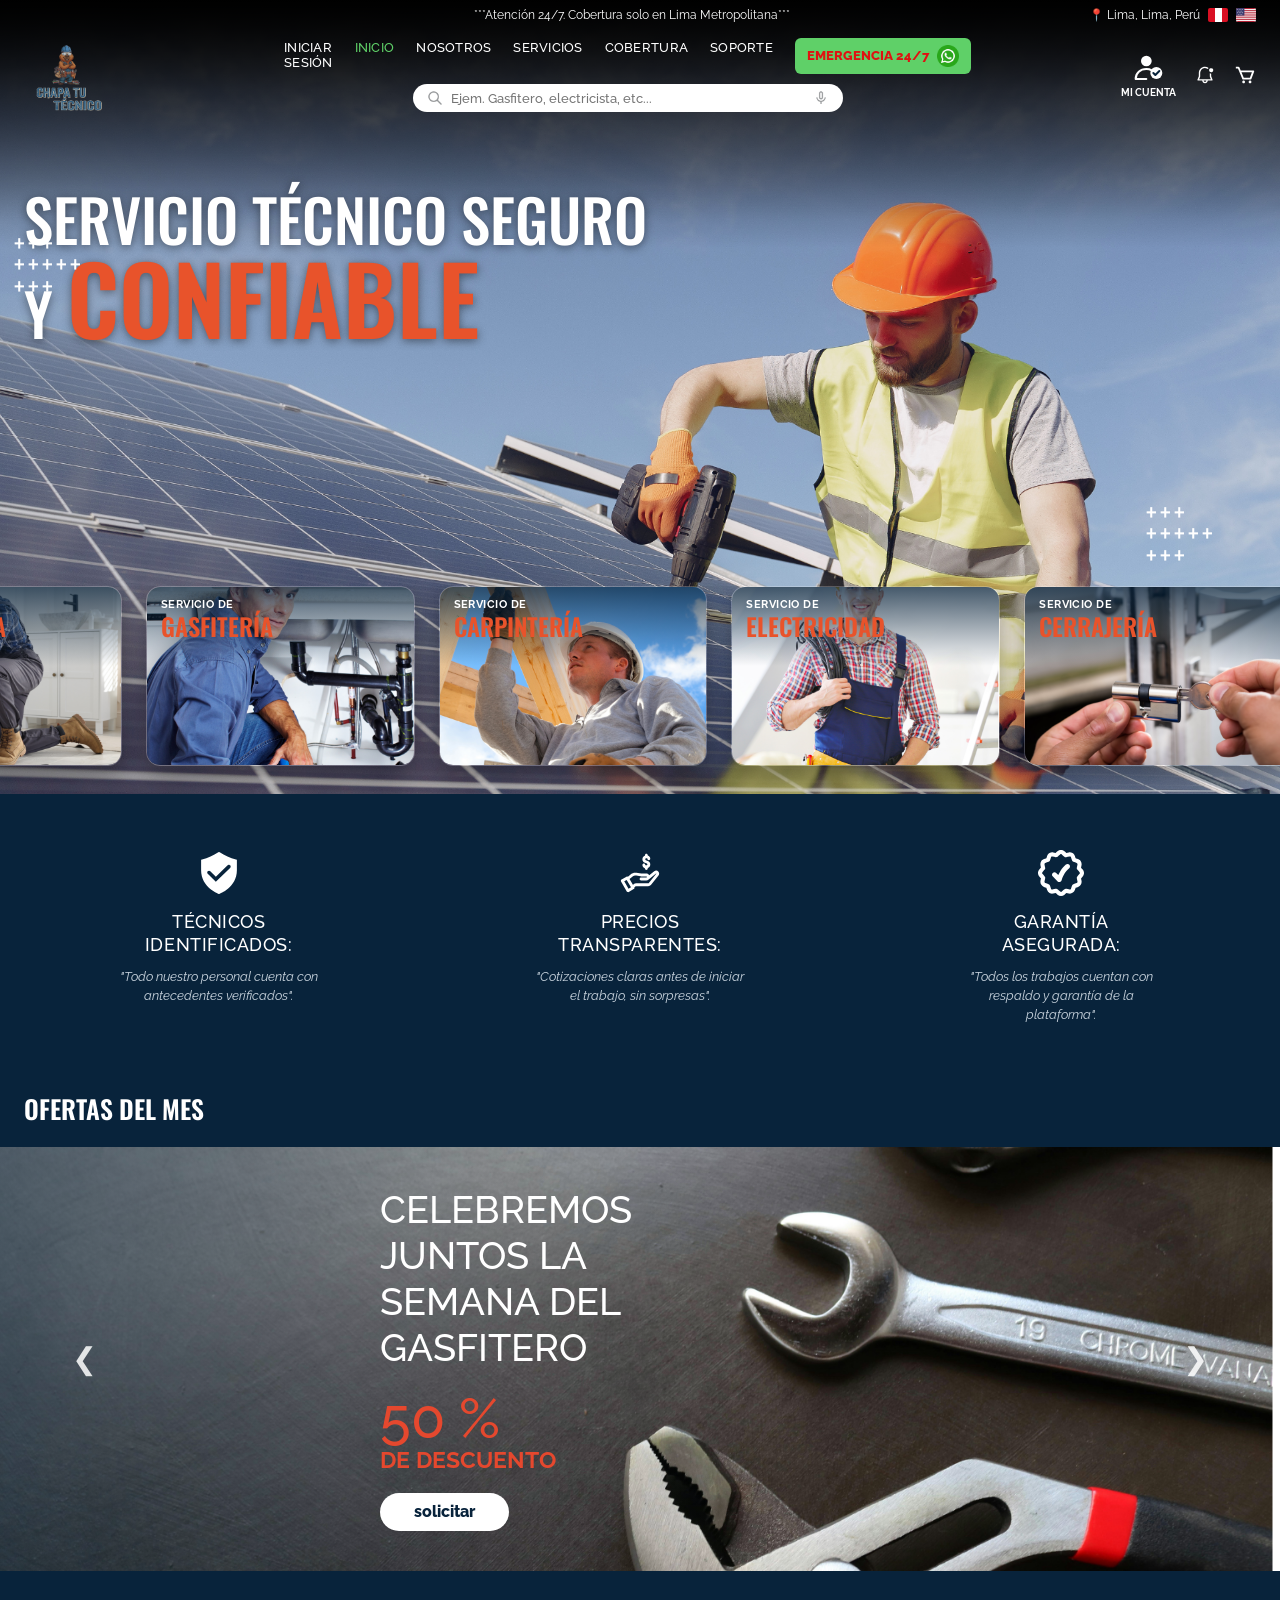
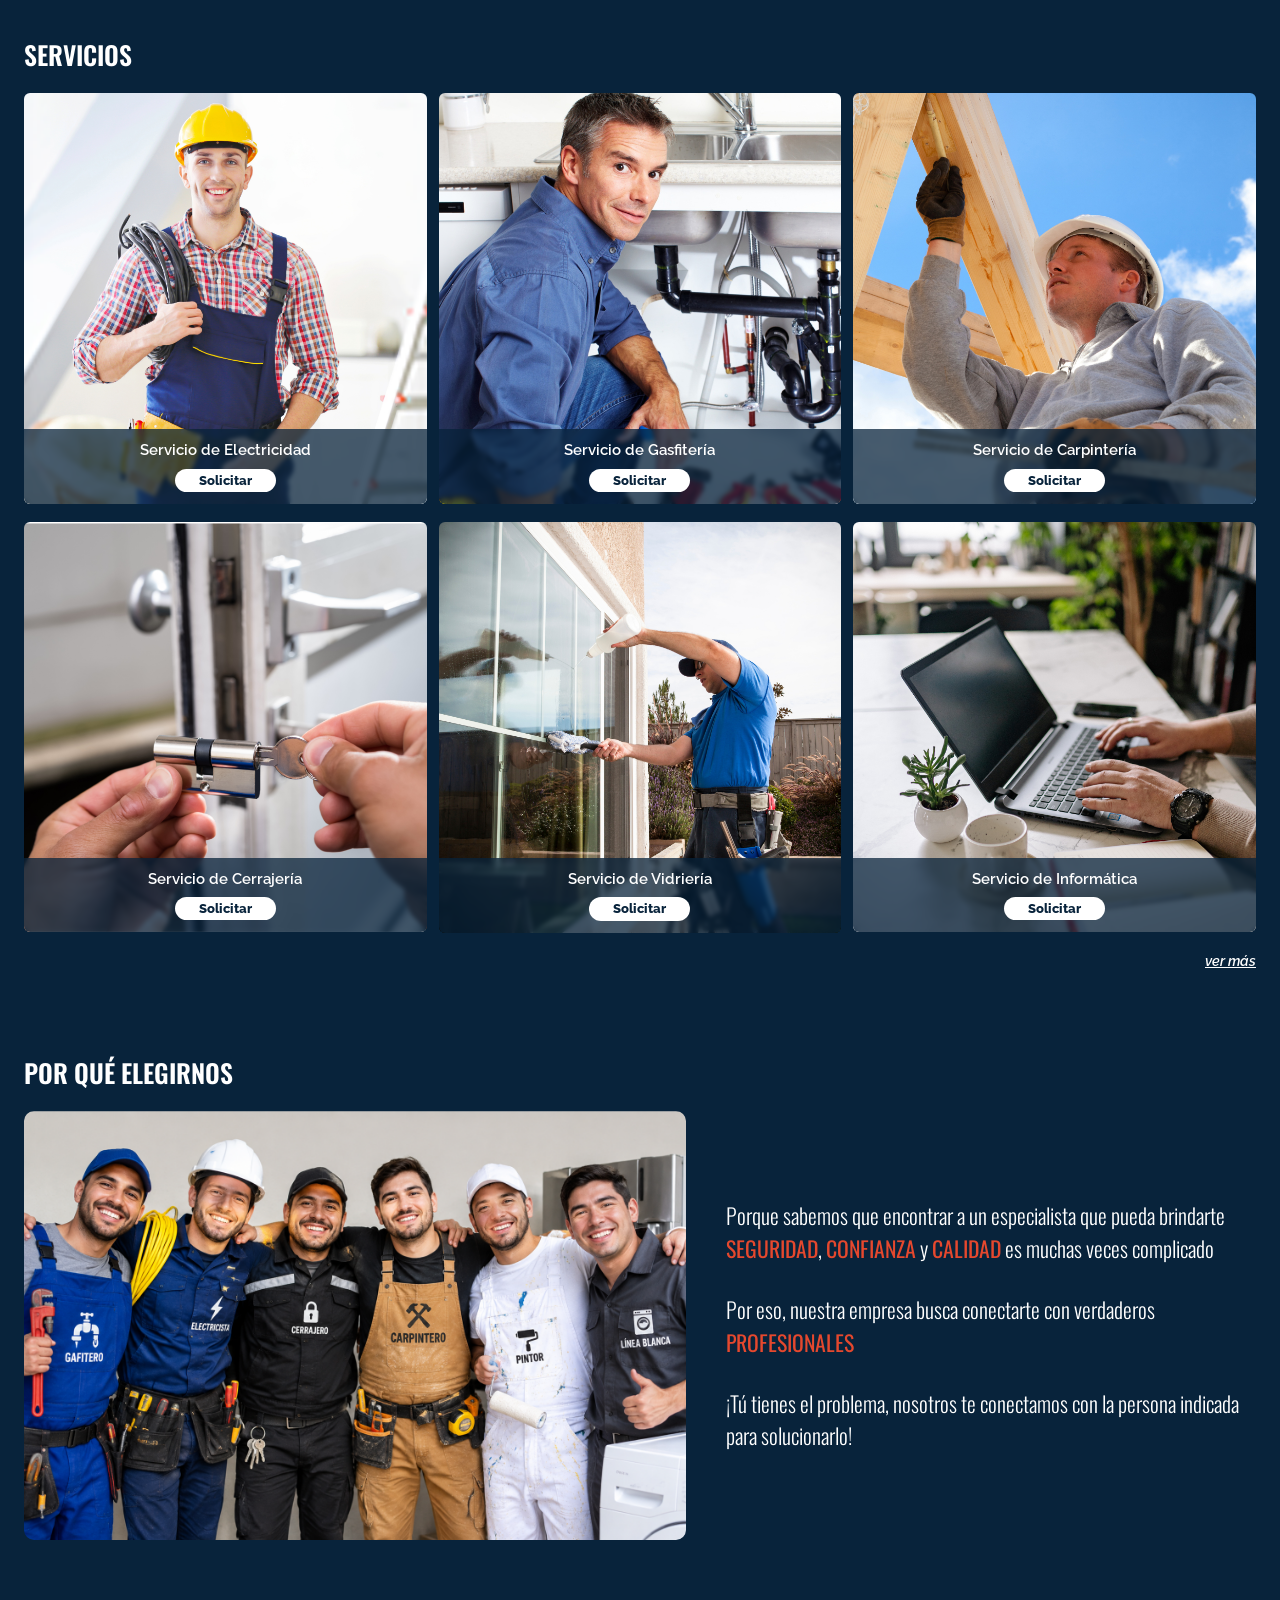
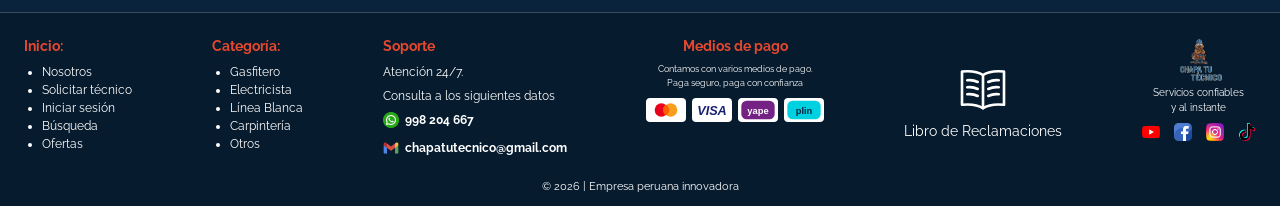
<file: index.html>
<!DOCTYPE html>
<html lang="es">
<head>
    <meta charset="UTF-8">
    <meta name="viewport" content="width=device-width, initial-scale=1.0">
    <title>Chapa Tu Técnico | Servicio técnico seguro y confiable</title>
    <meta name="description" content="Conectamos tu hogar o negocio con técnicos verificados en Lima Metropolitana: electricidad, gasfitería, carpintería, cerrajería y más. Atención 24/7.">
    <link rel="icon" href="img/logo.png">
    <link rel="preconnect" href="https://fonts.googleapis.com">
    <link rel="preconnect" href="https://fonts.gstatic.com" crossorigin>
    <link href="https://fonts.googleapis.com/css2?family=Oswald:wght@300;400;500;600&family=Raleway:wght@400;500;600;700;800&display=swap" rel="stylesheet">
    <link rel="stylesheet" href="styles.css">
</head>
<body data-page="inicio">

<div class="hero-wrap">
    <script src="layout.js" data-part="header"></script>

    <section class="hero-banner">
        <div class="container hero-content">
            <h1>SERVICIO TÉCNICO SEGURO<br><span class="y">Y</span> <span class="highlight">CONFIABLE</span></h1>
            <div class="hero-crosses left-crosses" aria-hidden="true">+++<br>+++++<br>+++</div>
        </div>
        <div class="hero-crosses right-crosses" aria-hidden="true">+++<br>+++++<br>+++</div>

        <div class="hero-carousel" id="hero-carousel" aria-label="Servicios destacados">
            <a href="#" class="hero-card"><img src="img/blanca.png" alt=""><div class="hero-card-overlay"><p>SERVICIO DE</p><h3>LÍNEA BLANCA</h3></div></a>
            <a href="#" class="hero-card"><img src="img/gasfitero.png" alt=""><div class="hero-card-overlay"><p>SERVICIO DE</p><h3>GASFITERÍA</h3></div></a>
            <a href="#" class="hero-card"><img src="img/carpintero.png" alt=""><div class="hero-card-overlay"><p>SERVICIO DE</p><h3>CARPINTERÍA</h3></div></a>
            <a href="electricidad.html" class="hero-card"><img src="img/electricista.png" alt=""><div class="hero-card-overlay"><p>SERVICIO DE</p><h3>ELECTRICIDAD</h3></div></a>
            <a href="#" class="hero-card"><img src="img/cerrajero.png" alt=""><div class="hero-card-overlay"><p>SERVICIO DE</p><h3>CERRAJERÍA</h3></div></a>
        </div>
    </section>
</div>

<main>
    <section class="benefits">
        <div class="container benefits-container">
            <div class="benefit-item"><img src="img/escudo.svg" alt=""><h4>TÉCNICOS<br>IDENTIFICADOS:</h4><p>"Todo nuestro personal cuenta con antecedentes verificados".</p></div>
            <div class="benefit-item"><img src="img/dollar.svg" alt=""><h4>PRECIOS<br>TRANSPARENTES:</h4><p>"Cotizaciones claras antes de iniciar el trabajo, sin sorpresas".</p></div>
            <div class="benefit-item"><img src="img/check.svg" alt=""><h4>GARANTÍA<br>ASEGURADA:</h4><p>"Todos los trabajos cuentan con respaldo y garantía de la plataforma".</p></div>
        </div>
    </section>

    <section class="offers-section">
        <div class="container"><h2 class="section-title">OFERTAS DEL MES</h2></div>
        <div class="offers">
            <button class="carousel-arrow prev" aria-label="Oferta anterior">&#10094;</button>
            <div class="offers-text">
                <h3>CELEBREMOS<br>JUNTOS LA<br>SEMANA DEL<br>GASFITERO</h3>
                <p class="discount"><span class="percent">50 %</span><span class="desc">DE DESCUENTO</span></p>
                <a href="#" class="btn-solicitar-oferta">solicitar</a>
            </div>
            <button class="carousel-arrow next" aria-label="Oferta siguiente">&#10095;</button>
        </div>
    </section>

    <section class="services">
        <div class="container">
            <h2 class="section-title">SERVICIOS</h2>
            <div class="services-grid">
                <article class="service-card"><img src="img/electricista-1.png" alt="" loading="lazy"><div class="service-info"><h4>Servicio de Electricidad</h4><a href="electricidad.html" class="btn-solicitar">Solicitar</a></div></article>
                <article class="service-card"><img src="img/gasfitero-1.png" alt="" loading="lazy"><div class="service-info"><h4>Servicio de Gasfitería</h4><a href="#" class="btn-solicitar">Solicitar</a></div></article>
                <article class="service-card"><img src="img/carpintero.png" alt="" loading="lazy"><div class="service-info"><h4>Servicio de Carpintería</h4><a href="#" class="btn-solicitar">Solicitar</a></div></article>
                <article class="service-card"><img src="img/cerrajero.png" alt="" loading="lazy"><div class="service-info"><h4>Servicio de Cerrajería</h4><a href="#" class="btn-solicitar">Solicitar</a></div></article>
                <article class="service-card"><img src="img/vidriero.png" alt="" loading="lazy"><div class="service-info"><h4>Servicio de Vidriería</h4><a href="#" class="btn-solicitar">Solicitar</a></div></article>
                <article class="service-card"><img src="img/sistemas.png" alt="" loading="lazy"><div class="service-info"><h4>Servicio de Informática</h4><a href="#" class="btn-solicitar">Solicitar</a></div></article>
            </div>
            <p class="ver-mas-container"><a href="servicios.html" class="ver-mas">ver más</a></p>
        </div>
    </section>

    <section class="why-us">
        <div class="container">
            <h2 class="section-title">POR QUÉ ELEGIRNOS</h2>
            <div class="why-us-content">
                <img src="img/familia.png" alt="Equipo de técnicos profesionales de Chapa Tu Técnico" loading="lazy">
                <div class="why-us-text">
                    <p>Porque sabemos que encontrar a un especialista que pueda brindarte <span class="highlight-red">SEGURIDAD</span>, <span class="highlight-red">CONFIANZA</span> y <span class="highlight-red">CALIDAD</span> es muchas veces complicado</p>
                    <p>Por eso, nuestra empresa busca conectarte con verdaderos <span class="highlight-red">PROFESIONALES</span></p>
                    <p>¡Tú tienes el problema, nosotros te conectamos con la persona indicada para solucionarlo!</p>
                </div>
            </div>
        </div>
    </section>
</main>

<script src="layout.js" data-part="footer"></script>
<script src="main.js"></script>
</body>
</html>
</file>
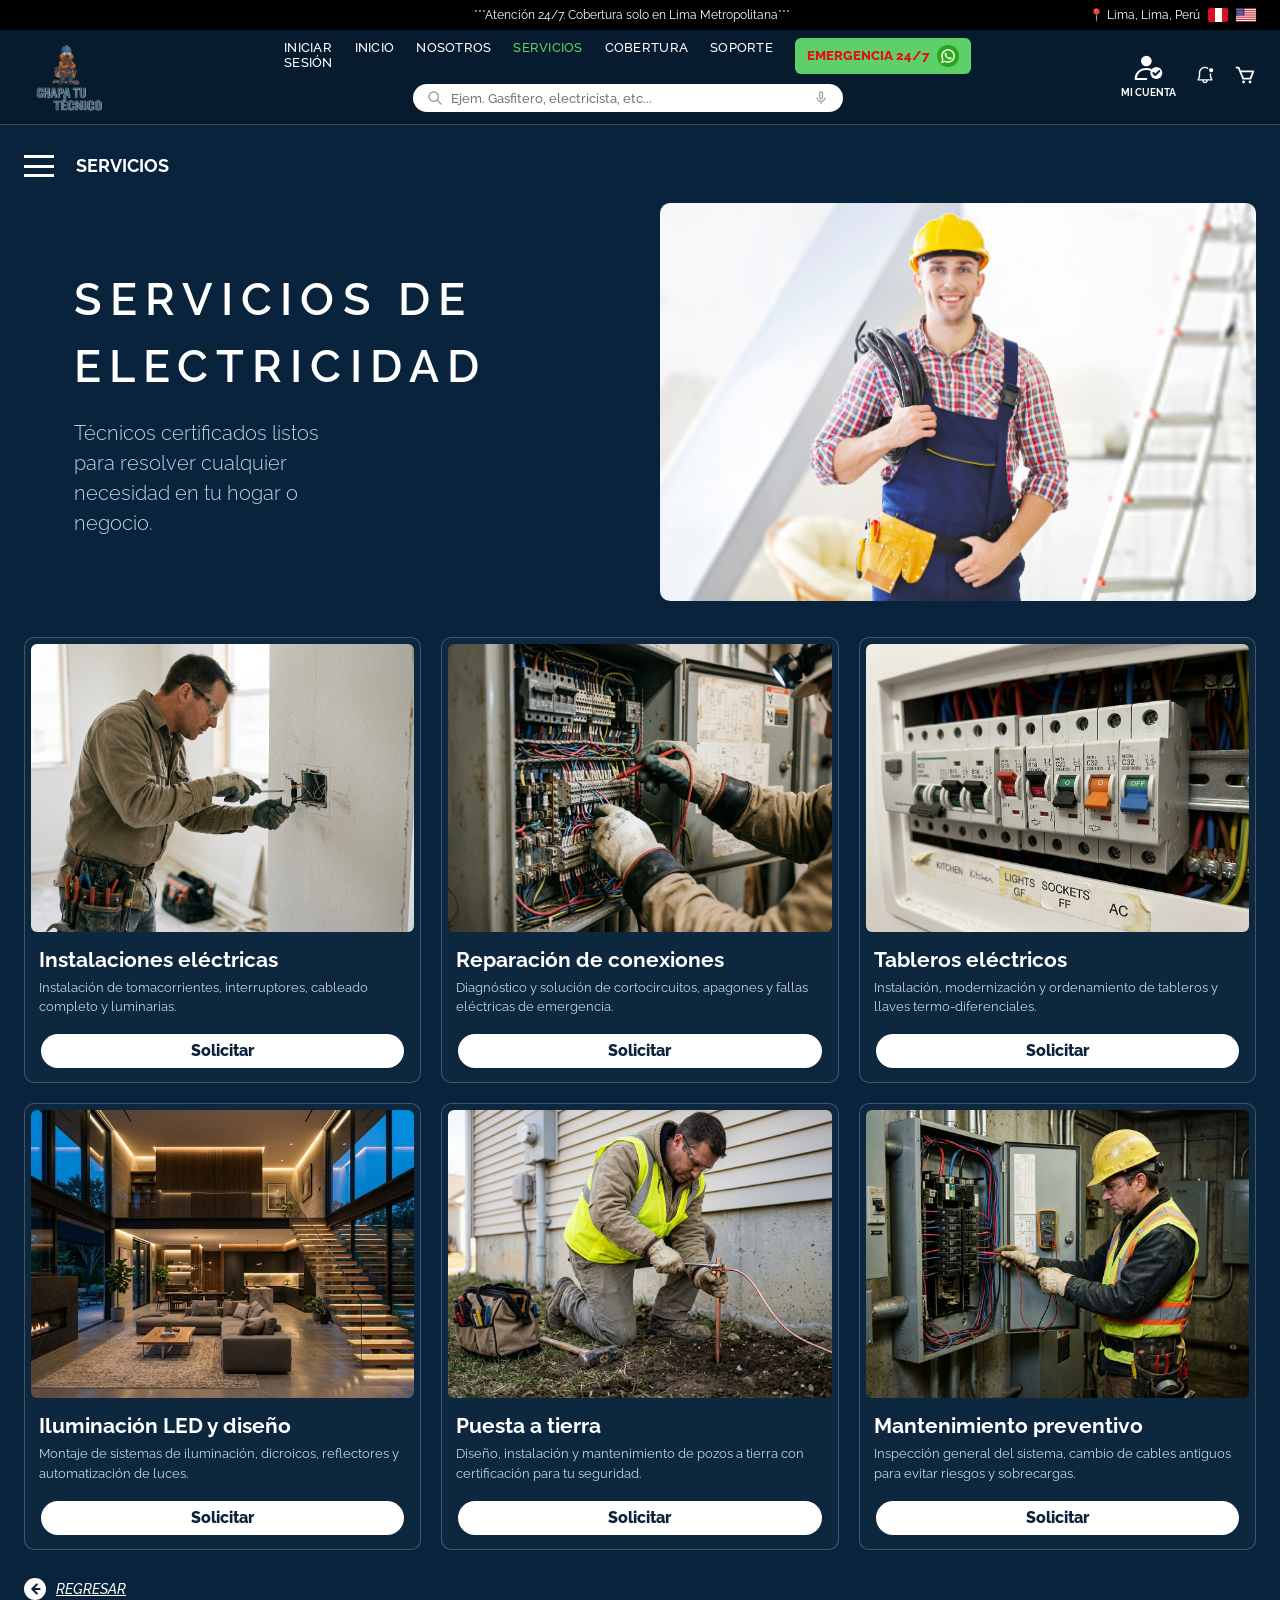
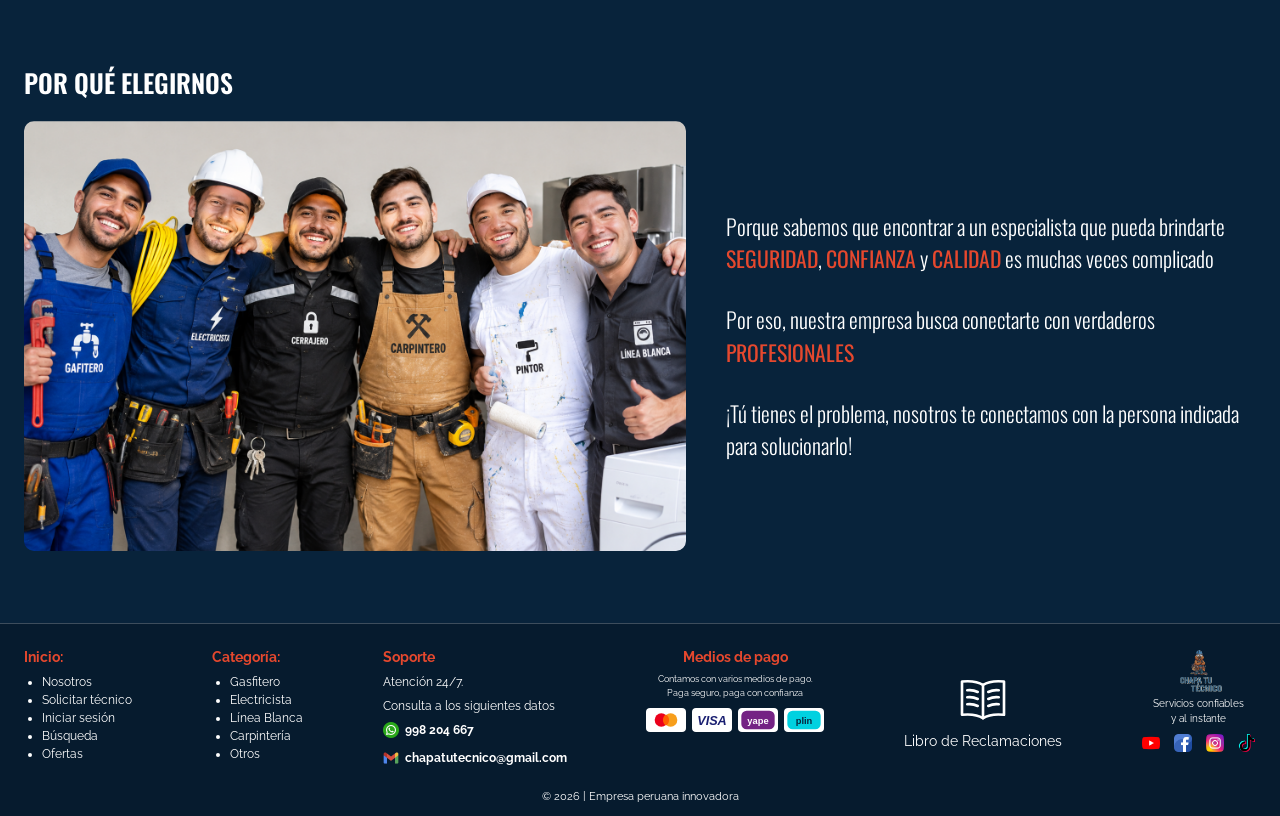
<file: electricidad.html>
<!DOCTYPE html>
<html lang="es">
<head>
    <meta charset="UTF-8">
    <meta name="viewport" content="width=device-width, initial-scale=1.0">
    <title>Servicios de electricidad | Chapa Tu Técnico</title>
    <meta name="description" content="Electricistas certificados en Lima Metropolitana: instalaciones, reparaciones, tableros, iluminación LED, puesta a tierra y mantenimiento preventivo.">
    <link rel="icon" href="img/logo.png">
    <link rel="preconnect" href="https://fonts.googleapis.com">
    <link rel="preconnect" href="https://fonts.gstatic.com" crossorigin>
    <link href="https://fonts.googleapis.com/css2?family=Oswald:wght@300;400;500;600&family=Raleway:wght@400;500;600;700;800&display=swap" rel="stylesheet">
    <link rel="stylesheet" href="styles.css">
</head>
<body data-page="servicios">

<script src="layout.js" data-part="header"></script>

<main>
    <div class="container page-head"><span class="menu-icon" aria-hidden="true"></span><h2 class="page-title">SERVICIOS</h2></div>

    <section class="container electricidad-hero">
        <div class="electricidad-hero-text">
            <h1>SERVICIOS DE<br>ELECTRICIDAD</h1>
            <p>Técnicos certificados listos para resolver cualquier necesidad en tu hogar o negocio.</p>
        </div>
        <img class="electricidad-hero-img" src="img/electricista-1.png" alt="Electricista certificado sonriendo con casco amarillo">
    </section>

    <section class="container">
        <div class="grid-details">
            <article class="detail-card"><img src="img/electrico01.jpg" alt=""><h3>Instalaciones eléctricas</h3><p>Instalación de tomacorrientes, interruptores, cableado completo y luminarias.</p><a href="#" class="btn-solicitar-detail">Solicitar</a></article>
            <article class="detail-card"><img src="img/electrico02.jpg" alt=""><h3>Reparación de conexiones</h3><p>Diagnóstico y solución de cortocircuitos, apagones y fallas eléctricas de emergencia.</p><a href="#" class="btn-solicitar-detail">Solicitar</a></article>
            <article class="detail-card"><img src="img/electrico03.jpg" alt=""><h3>Tableros eléctricos</h3><p>Instalación, modernización y ordenamiento de tableros y llaves termo-diferenciales.</p><a href="#" class="btn-solicitar-detail">Solicitar</a></article>
            <article class="detail-card"><img src="img/electrico04.jpg" alt=""><h3>Iluminación LED y diseño</h3><p>Montaje de sistemas de iluminación, dicroicos, reflectores y automatización de luces.</p><a href="#" class="btn-solicitar-detail">Solicitar</a></article>
            <article class="detail-card"><img src="img/electrico05.jpg" alt=""><h3>Puesta a tierra</h3><p>Diseño, instalación y mantenimiento de pozos a tierra con certificación para tu seguridad.</p><a href="#" class="btn-solicitar-detail">Solicitar</a></article>
            <article class="detail-card"><img src="img/electrico06.jpg" alt=""><h3>Mantenimiento preventivo</h3><p>Inspección general del sistema, cambio de cables antiguos para evitar riesgos y sobrecargas.</p><a href="#" class="btn-solicitar-detail">Solicitar</a></article>
        </div>
        <p class="back-row"><a href="servicios.html" class="btn-regresar"><svg viewBox="0 0 24 24" aria-hidden="true"><circle cx="12" cy="12" r="12" fill="#fff"/><path d="M14 7l-5 5 5 5M9 12h8" fill="none" stroke="#08233b" stroke-width="2.2" stroke-linecap="round" stroke-linejoin="round"/></svg><em>REGRESAR</em></a></p>
    </section>

    <section class="why-us">
        <div class="container">
            <h2 class="section-title">POR QUÉ ELEGIRNOS</h2>
            <div class="why-us-content">
                <img src="img/familia.png" alt="Equipo de técnicos profesionales de Chapa Tu Técnico" loading="lazy">
                <div class="why-us-text">
                    <p>Porque sabemos que encontrar a un especialista que pueda brindarte <span class="highlight-red">SEGURIDAD</span>, <span class="highlight-red">CONFIANZA</span> y <span class="highlight-red">CALIDAD</span> es muchas veces complicado</p>
                    <p>Por eso, nuestra empresa busca conectarte con verdaderos <span class="highlight-red">PROFESIONALES</span></p>
                    <p>¡Tú tienes el problema, nosotros te conectamos con la persona indicada para solucionarlo!</p>
                </div>
            </div>
        </div>
    </section>
</main>

<script src="layout.js" data-part="footer"></script>
<script src="main.js"></script>
</body>
</html>
</file>
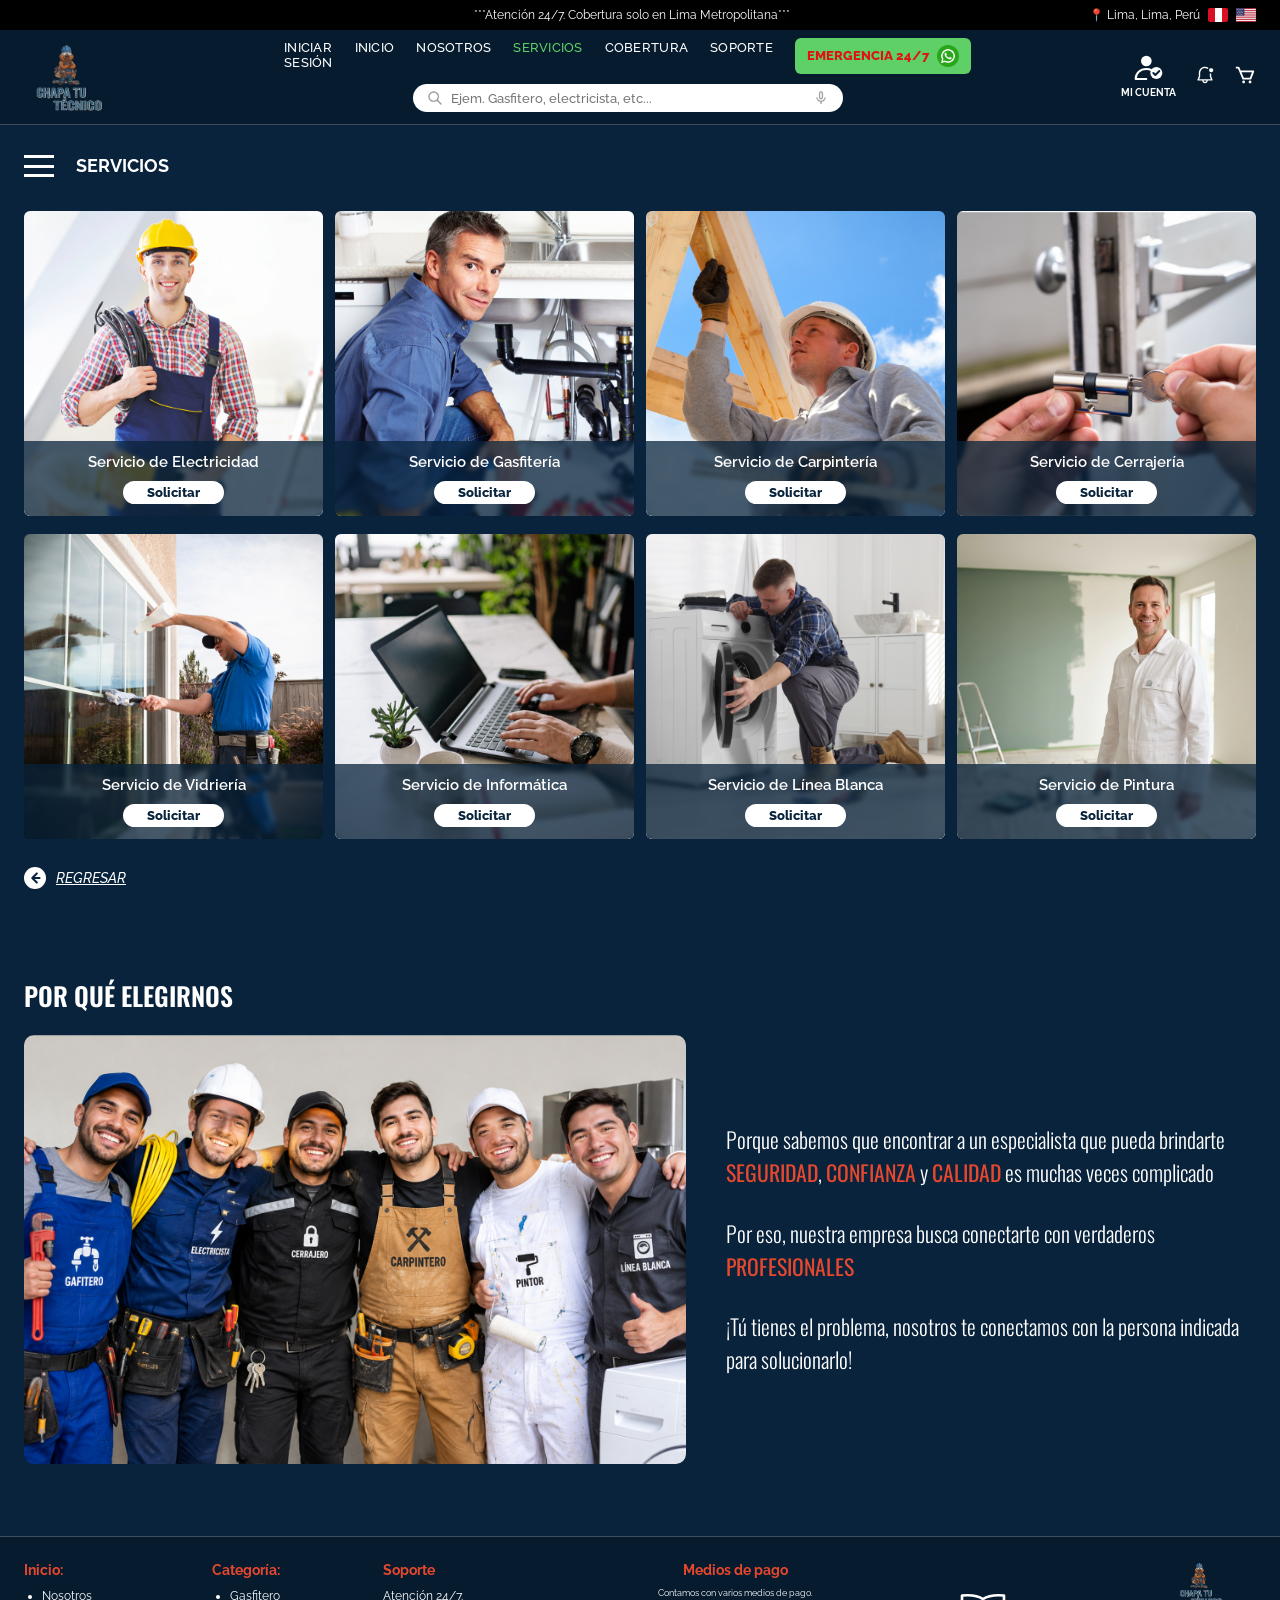
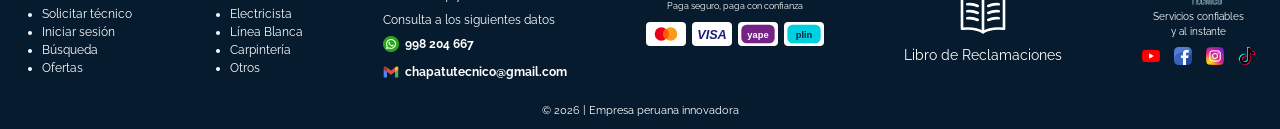
<file: servicios.html>
<!DOCTYPE html>
<html lang="es">
<head>
    <meta charset="UTF-8">
    <meta name="viewport" content="width=device-width, initial-scale=1.0">
    <title>Servicios | Chapa Tu Técnico</title>
    <meta name="description" content="Todos los servicios técnicos de Chapa Tu Técnico: electricidad, gasfitería, carpintería, cerrajería, vidriería, informática y más.">
    <link rel="icon" href="img/logo.png">
    <link rel="preconnect" href="https://fonts.googleapis.com">
    <link rel="preconnect" href="https://fonts.gstatic.com" crossorigin>
    <link href="https://fonts.googleapis.com/css2?family=Oswald:wght@300;400;500;600&family=Raleway:wght@400;500;600;700;800&display=swap" rel="stylesheet">
    <link rel="stylesheet" href="styles.css">
</head>
<body data-page="servicios">

<script src="layout.js" data-part="header"></script>

<main>
    <div class="container page-head"><span class="menu-icon" aria-hidden="true"></span><h1 class="page-title">SERVICIOS</h1></div>

    <section class="services services-page">
        <div class="container">
            <div class="services-grid cols-4">
                <article class="service-card"><img src="img/electricista-1.png" alt=""><div class="service-info"><h4>Servicio de Electricidad</h4><a href="electricidad.html" class="btn-solicitar">Solicitar</a></div></article>
                <article class="service-card"><img src="img/gasfitero-1.png" alt=""><div class="service-info"><h4>Servicio de Gasfitería</h4><a href="#" class="btn-solicitar">Solicitar</a></div></article>
                <article class="service-card"><img src="img/carpintero.png" alt=""><div class="service-info"><h4>Servicio de Carpintería</h4><a href="#" class="btn-solicitar">Solicitar</a></div></article>
                <article class="service-card"><img src="img/cerrajero.png" alt=""><div class="service-info"><h4>Servicio de Cerrajería</h4><a href="#" class="btn-solicitar">Solicitar</a></div></article>
                <article class="service-card"><img src="img/vidriero.png" alt=""><div class="service-info"><h4>Servicio de Vidriería</h4><a href="#" class="btn-solicitar">Solicitar</a></div></article>
                <article class="service-card"><img src="img/sistemas.png" alt=""><div class="service-info"><h4>Servicio de Informática</h4><a href="#" class="btn-solicitar">Solicitar</a></div></article>
                <article class="service-card"><img src="img/blanca.png" alt=""><div class="service-info"><h4>Servicio de Línea Blanca</h4><a href="#" class="btn-solicitar">Solicitar</a></div></article>
                <article class="service-card"><img src="img/pintura.jpg" alt=""><div class="service-info"><h4>Servicio de Pintura</h4><a href="#" class="btn-solicitar">Solicitar</a></div></article>
            </div>
            <p class="back-row"><a href="index.html" class="btn-regresar"><svg viewBox="0 0 24 24" aria-hidden="true"><circle cx="12" cy="12" r="12" fill="#fff"/><path d="M14 7l-5 5 5 5M9 12h8" fill="none" stroke="#08233b" stroke-width="2.2" stroke-linecap="round" stroke-linejoin="round"/></svg><em>REGRESAR</em></a></p>
        </div>
    </section>

    <section class="why-us">
        <div class="container">
            <h2 class="section-title">POR QUÉ ELEGIRNOS</h2>
            <div class="why-us-content">
                <img src="img/familia.png" alt="Equipo de técnicos profesionales de Chapa Tu Técnico" loading="lazy">
                <div class="why-us-text">
                    <p>Porque sabemos que encontrar a un especialista que pueda brindarte <span class="highlight-red">SEGURIDAD</span>, <span class="highlight-red">CONFIANZA</span> y <span class="highlight-red">CALIDAD</span> es muchas veces complicado</p>
                    <p>Por eso, nuestra empresa busca conectarte con verdaderos <span class="highlight-red">PROFESIONALES</span></p>
                    <p>¡Tú tienes el problema, nosotros te conectamos con la persona indicada para solucionarlo!</p>
                </div>
            </div>
        </div>
    </section>
</main>

<script src="layout.js" data-part="footer"></script>
<script src="main.js"></script>
</body>
</html>
</file>
<file: styles.css>
/* ==========================================================
   Chapa Tu Técnico — Hoja de estilos única (todas las páginas)
   ========================================================== */
:root {
  --bg: #08233b;
  --bg-dark: #061b2e;
  --white: #fff;
  --muted: #c9d4de;
  --orange: #e8532b;
  --red: #e5482e;
  --green: #5fd068;
  --line: rgba(255, 255, 255, .22);
  --font-title: 'Oswald', sans-serif;
  --font-body: 'Raleway', sans-serif;
}

*, *::before, *::after { margin: 0; padding: 0; box-sizing: border-box; }
html { scroll-behavior: smooth; }
body { background: var(--bg); color: var(--white); font-family: var(--font-body); line-height: 1.5; -webkit-font-smoothing: antialiased; }
img, svg { max-width: 100%; display: block; }
a { color: inherit; text-decoration: none; }
ul { list-style: none; }
button { font: inherit; color: inherit; cursor: pointer; }
a:focus-visible, button:focus-visible, input:focus-visible { outline: 3px solid var(--green); outline-offset: 2px; }
.container { width: 100%; max-width: 1280px; margin: 0 auto; padding: 0 24px; }
.section-title { font-family: var(--font-title); font-weight: 600; font-size: 1.6rem; margin-bottom: 20px; }

/* ---------- Topbar + Header (compartidos) ---------- */
.topbar { display: flex; justify-content: space-between; align-items: center; padding: 6px 24px; font-size: 12px; background: #000; }
.topbar-text { flex: 1; text-align: center; padding-left: 150px; }
.topbar-location { display: flex; align-items: center; gap: 8px; }
.flag { width: 20px; height: 14px; border-radius: 2px; object-fit: cover; }

.header { position: relative; z-index: 10; padding: 8px 0 12px; background: var(--bg-dark); border-bottom: 1px solid var(--line); }
.header-container { display: grid; grid-template-columns: 110px 1fr auto; align-items: center; gap: 24px; }
.logo { display: block; width: 100px; }
.logo img { width: 100%; height: 72px; object-fit: contain; object-position: left center; }
.header-main { display: flex; flex-direction: column; align-items: center; gap: 10px; }
.nav-row { display: flex; align-items: center; gap: 22px; }
.navbar { display: flex; gap: 22px; font-size: 13px; font-weight: 500; line-height: 1.15; letter-spacing: .02em; }
.navbar a { transition: color .2s; }
.navbar a:hover, .navbar a.active { color: var(--green); }
.btn-emergency { display: inline-flex; align-items: center; gap: 8px; background: var(--green); color: #e01212; font-weight: 800; font-size: 13px; padding: 7px 12px; border-radius: 6px; white-space: nowrap; transition: filter .2s; }
.btn-emergency:hover { filter: brightness(1.08); }
.btn-emergency img { width: 22px; height: 22px; object-fit: contain; }

.search-bar { display: flex; align-items: center; gap: 8px; width: min(100%, 430px); background: var(--white); border-radius: 999px; padding: 6px 14px; }
.search-bar input { flex: 1; min-width: 0; border: 0; outline: 0; background: none; font: 500 13px var(--font-body); color: #222; }
.search-bar:focus-within { outline: 3px solid var(--green); }
.search-bar button { background: none; border: 0; display: grid; place-items: center; }
.search-bar button img { width: 16px; height: 16px; object-fit: contain; }

.header-actions { display: flex; align-items: center; gap: 18px; }
.account { display: flex; flex-direction: column; align-items: center; gap: 2px; font-size: 10px; font-weight: 700; }
.account img { width: 32px; height: 32px; object-fit: contain; }
.icon-link img { width: 22px; height: 22px; object-fit: contain; }
.menu-toggle { display: none; background: none; border: 0; font-size: 26px; line-height: 1; }

/* ---------- Portada (hero) ---------- */
.hero-wrap { display: flex; flex-direction: column; min-height: clamp(620px, 62vw, 820px);
  background: linear-gradient(to bottom, rgba(0,0,0,.85) 0, rgba(0,0,0,.35) 90px, rgba(0,0,0,0) 220px), url('img/banner_principal.png') center / cover no-repeat; }
.hero-wrap .topbar, .hero-wrap .header { background: none; border: 0; }

.hero-banner { position: relative; flex: 1; display: flex; flex-direction: column; justify-content: space-between; padding-top: clamp(24px, 5vw, 70px); }
.hero-content { position: relative; }
.hero-content h1 { font-family: var(--font-title); font-weight: 500; font-size: clamp(2rem, 4.6vw, 4rem); line-height: 1.05; text-shadow: 0 2px 10px rgba(0,0,0,.45); }
.hero-content .highlight { color: var(--orange); font-weight: 600; font-size: 1.6em; line-height: 1; }
.hero-crosses { position: absolute; z-index: 1; font-family: var(--font-title); font-size: clamp(14px, 2vw, 26px); line-height: .85; letter-spacing: .12em; }
.left-crosses { left: 14px; top: 28%; }
.right-crosses { right: 5vw; bottom: 34%; }

.hero-carousel { display: flex; gap: clamp(10px, 2.4vw, 24px); overflow-x: auto; padding-bottom: 28px; scrollbar-width: none; cursor: grab; touch-action: pan-x; }
.hero-carousel::-webkit-scrollbar { display: none; }
.hero-carousel.dragging { cursor: grabbing; user-select: none; }
.hero-card { position: relative; flex: 0 0 clamp(170px, 21vw, 280px); aspect-ratio: 1.5; border-radius: 14px; overflow: hidden; border: 1px solid var(--line); box-shadow: 0 8px 24px rgba(0,0,0,.35); }
.hero-card img { width: 100%; height: 100%; object-fit: cover; -webkit-user-drag: none; transition: transform .4s; }
.hero-card:hover img { transform: scale(1.05); }
.hero-card-overlay { position: absolute; inset: 0 0 auto 0; padding: 10px 14px 28px; background: linear-gradient(to bottom, rgba(8,35,59,.75), rgba(8,35,59,0)); }
.hero-card-overlay p { font-size: 11px; font-weight: 700; letter-spacing: .04em; }
.hero-card-overlay h3 { font-family: var(--font-title); font-weight: 600; font-size: clamp(1.05rem, 1.9vw, 1.7rem); line-height: 1; color: var(--orange); }

/* ---------- Beneficios ---------- */
.benefits { padding: 56px 0 64px; }
.benefits-container { display: grid; grid-template-columns: repeat(3, 1fr); gap: 32px; text-align: center; }
.benefit-item img { height: 46px; width: auto; margin: 0 auto 14px; }
.benefit-item h4 { font-weight: 500; font-size: 1.1rem; letter-spacing: .03em; line-height: 1.35; margin-bottom: 10px; }
.benefit-item p { max-width: 26ch; margin: 0 auto; font-size: .8rem; font-style: italic; color: var(--muted); }

/* ---------- Ofertas ---------- */
.offers { display: flex; align-items: center; justify-content: space-between; gap: 16px; min-height: clamp(280px, 32vw, 400px); padding: 40px max(24px, 5vw);
  background: linear-gradient(90deg, rgba(8,35,59,.55), rgba(8,35,59,0) 60%), url('img/banneroferta.png') center / cover no-repeat; }
.offers-text { flex: 1; max-width: 520px; }
.offers-text h3 { font-weight: 500; font-size: clamp(1.7rem, 3vw, 2.6rem); line-height: 1.2; margin-bottom: 18px; }
.discount { display: flex; flex-direction: column; color: var(--red); margin-bottom: 20px; line-height: 1.05; }
.discount .percent { font-weight: 500; font-size: clamp(2.4rem, 4.4vw, 3.8rem); }
.discount .desc { font-weight: 700; font-size: clamp(1rem, 1.8vw, 1.5rem); }
.btn-solicitar-oferta { display: inline-block; background: var(--white); color: var(--bg); font-weight: 800; padding: 7px 34px; border-radius: 999px; transition: background .2s; }
.btn-solicitar-oferta:hover { background: var(--green); }
.carousel-arrow { background: none; border: 0; font-size: 30px; opacity: .85; padding: 8px; transition: opacity .2s; }
.carousel-arrow:hover { opacity: 1; }

/* ---------- Servicios (rejilla de tarjetas) ---------- */
.services { padding: 64px 0 24px; }
.services-grid { display: grid; grid-template-columns: repeat(3, 1fr); gap: 18px 12px; }
.services-grid.cols-4 { grid-template-columns: repeat(4, 1fr); }
.service-card { position: relative; aspect-ratio: 1 / 1.02; border-radius: 6px; overflow: hidden; background: #0d2e4b; }
.service-card img { width: 100%; height: 100%; object-fit: cover; transition: transform .4s; }
.service-card:hover img { transform: scale(1.04); }
.service-info { position: absolute; inset: auto 0 0 0; padding: 10px 12px 12px; text-align: center; background: rgba(8,35,59,.74); backdrop-filter: blur(2px); }
.service-info h4 { font-weight: 600; font-size: .95rem; margin-bottom: 6px; }
.btn-solicitar { display: inline-block; background: var(--white); color: var(--bg); font-weight: 800; font-size: .8rem; padding: 2px 24px; border-radius: 999px; }
.btn-solicitar::after { content: ''; position: absolute; inset: 0; }
.ver-mas-container { text-align: right; margin-top: 16px; }
.ver-mas { font-style: italic; font-weight: 600; font-size: .85rem; text-decoration: underline; }
.ver-mas:hover { color: var(--green); }

/* ---------- Páginas internas ---------- */
.page-head { display: flex; align-items: center; gap: 22px; padding-top: 28px; padding-bottom: 8px; }
.page-title { font-size: 1.1rem; font-weight: 700; }
.menu-icon { width: 30px; height: 22px; flex: none; background: linear-gradient(to bottom, #fff 0 3px, transparent 3px 9.5px, #fff 9.5px 12.5px, transparent 12.5px 19px, #fff 19px 22px); }
.services-page { padding-top: 24px; }
.back-row { margin-top: 28px; }
.btn-regresar { display: inline-flex; align-items: center; gap: 10px; font-size: .85rem; }
.btn-regresar svg { width: 22px; height: 22px; }
.btn-regresar em { text-decoration: underline; font-weight: 500; }
.btn-regresar:hover { color: var(--green); }

.electricidad-hero { display: grid; grid-template-columns: 1fr 1fr; align-items: center; gap: 40px; padding-top: 16px; padding-bottom: 36px; }
.electricidad-hero-text { padding-left: clamp(0px, 4vw, 50px); }
.electricidad-hero-text h1 { font-weight: 600; font-size: clamp(1.9rem, 3.8vw, 2.8rem); letter-spacing: .18em; line-height: 1.5; margin-bottom: 18px; }
.electricidad-hero-text p { font-size: clamp(1.05rem, 1.7vw, 1.25rem); font-weight: 300; max-width: 24ch; color: var(--muted); }
.electricidad-hero-img { width: 100%; aspect-ratio: 1.5; object-fit: cover; border-radius: 10px; background: #1b3d5c; }

.grid-details { display: grid; grid-template-columns: repeat(3, 1fr); gap: 20px; }
.detail-card { display: flex; flex-direction: column; border: 1px solid var(--line); border-radius: 10px; padding: 6px 6px 14px; background: rgba(255,255,255,.02); }
.detail-card img { width: 100%; aspect-ratio: 1.33; object-fit: cover; border-radius: 6px; background: #1b3d5c; }
.detail-card h3 { margin: 16px 8px 6px; font-size: 1.3rem; font-weight: 700; line-height: 1.15; }
.detail-card p { margin: 0 8px 18px; font-size: .8rem; color: var(--muted); flex: 1; }
.btn-solicitar-detail { align-self: center; width: calc(100% - 20px); text-align: center; background: var(--white); color: var(--bg); font-weight: 800; padding: 5px 0; border-radius: 999px; transition: background .2s; }
.btn-solicitar-detail:hover { background: var(--green); }

/* ---------- Por qué elegirnos ---------- */
.why-us { padding: 56px 0 72px; }
.why-us-content { display: grid; grid-template-columns: 1.25fr 1fr; gap: 40px; align-items: center; }
.why-us-content img { width: 100%; border-radius: 10px; }
.why-us-text { font-family: var(--font-title); font-weight: 300; font-size: clamp(1.05rem, 1.7vw, 1.4rem); line-height: 1.5; }
.why-us-text p + p { margin-top: 1.3em; }
.highlight-red { color: var(--red); font-weight: 400; }

/* ---------- Footer ---------- */
.footer { background: var(--bg-dark); border-top: 1px solid var(--line); padding: 22px 0 10px; font-size: 13px; }
.footer-container { display: flex; flex-wrap: wrap; justify-content: space-between; align-items: flex-start; gap: 24px 40px; }
.footer-col h4 { color: var(--red); font-size: .9rem; font-weight: 700; margin-bottom: 6px; }
.footer-col ul { list-style: disc; padding-left: 18px; font-size: 12px; }
.footer a:hover { color: var(--green); }
.support-col p { margin-bottom: 6px; font-size: 12px; }
.support-col a { display: inline-flex; align-items: center; gap: 6px; }
.support-col img { width: 16px; height: 16px; object-fit: contain; }
.payment-col { text-align: center; }
.payment-col .small { font-size: 9px; margin-bottom: 8px; }
.payment-icons { display: flex; gap: 6px; justify-content: center; }
.payment-icons img { height: 24px; width: auto; border-radius: 4px; }
.claim-col { align-self: center; display: flex; flex-direction: column; align-items: center; gap: 4px; font-size: 14px; }
.claim-col img { width: 56px; height: 56px; object-fit: contain; }
.brand-col { text-align: center; font-size: 10px; }
.brand-col img { width: auto; height: 46px; max-width: 120px; object-fit: contain; margin: 0 auto 4px; }
.footer-socials { display: flex; justify-content: center; gap: 14px; margin-top: 8px; }
.footer-socials img { width: 18px; height: 18px; object-fit: contain; }
.footer-bottom { text-align: center; font-size: 11px; margin-top: 12px; }

/* ---------- Responsive ---------- */
@media (max-width: 992px) {
  .topbar-text { padding-left: 0; }
  .header-container { grid-template-columns: 90px 1fr auto; gap: 16px; }
  .logo { width: 80px; } .logo img { height: 60px; }
  .navbar { display: none; }
  .navbar.open { display: flex; flex-direction: column; gap: 14px; position: absolute; top: 100%; left: 0; right: 0; padding: 20px 24px; background: rgba(6,27,46,.97); border-top: 1px solid var(--line); }
  .menu-toggle { display: block; }
  .services-grid, .services-grid.cols-4 { grid-template-columns: repeat(2, 1fr); }
  .grid-details { grid-template-columns: repeat(2, 1fr); }
  .electricidad-hero, .why-us-content { grid-template-columns: 1fr; }
  .footer-container { justify-content: flex-start; }
}
@media (max-width: 768px) {
  .topbar { flex-direction: column; gap: 2px; text-align: center; }
  .header-container { grid-template-columns: auto 1fr; gap: 10px 16px; }
  .header-actions { justify-self: end; gap: 14px; }
  .header-main { grid-column: 1 / -1; order: 3; }
  .benefits-container { grid-template-columns: 1fr; }
  .offers { padding-inline: 12px; }
  .carousel-arrow { font-size: 22px; padding: 4px; }
  .left-crosses, .right-crosses { display: none; }
}
@media (max-width: 520px) {
  .services-grid, .services-grid.cols-4, .grid-details { grid-template-columns: 1fr; }
  .nav-row { flex-wrap: wrap; justify-content: center; }
  .footer-container { flex-direction: column; align-items: center; text-align: center; }
  .footer-col ul { list-style: none; padding: 0; }
}
@media (prefers-reduced-motion: reduce) {
  html { scroll-behavior: auto; }
  *, *::before, *::after { transition: none !important; }
}
</file>
